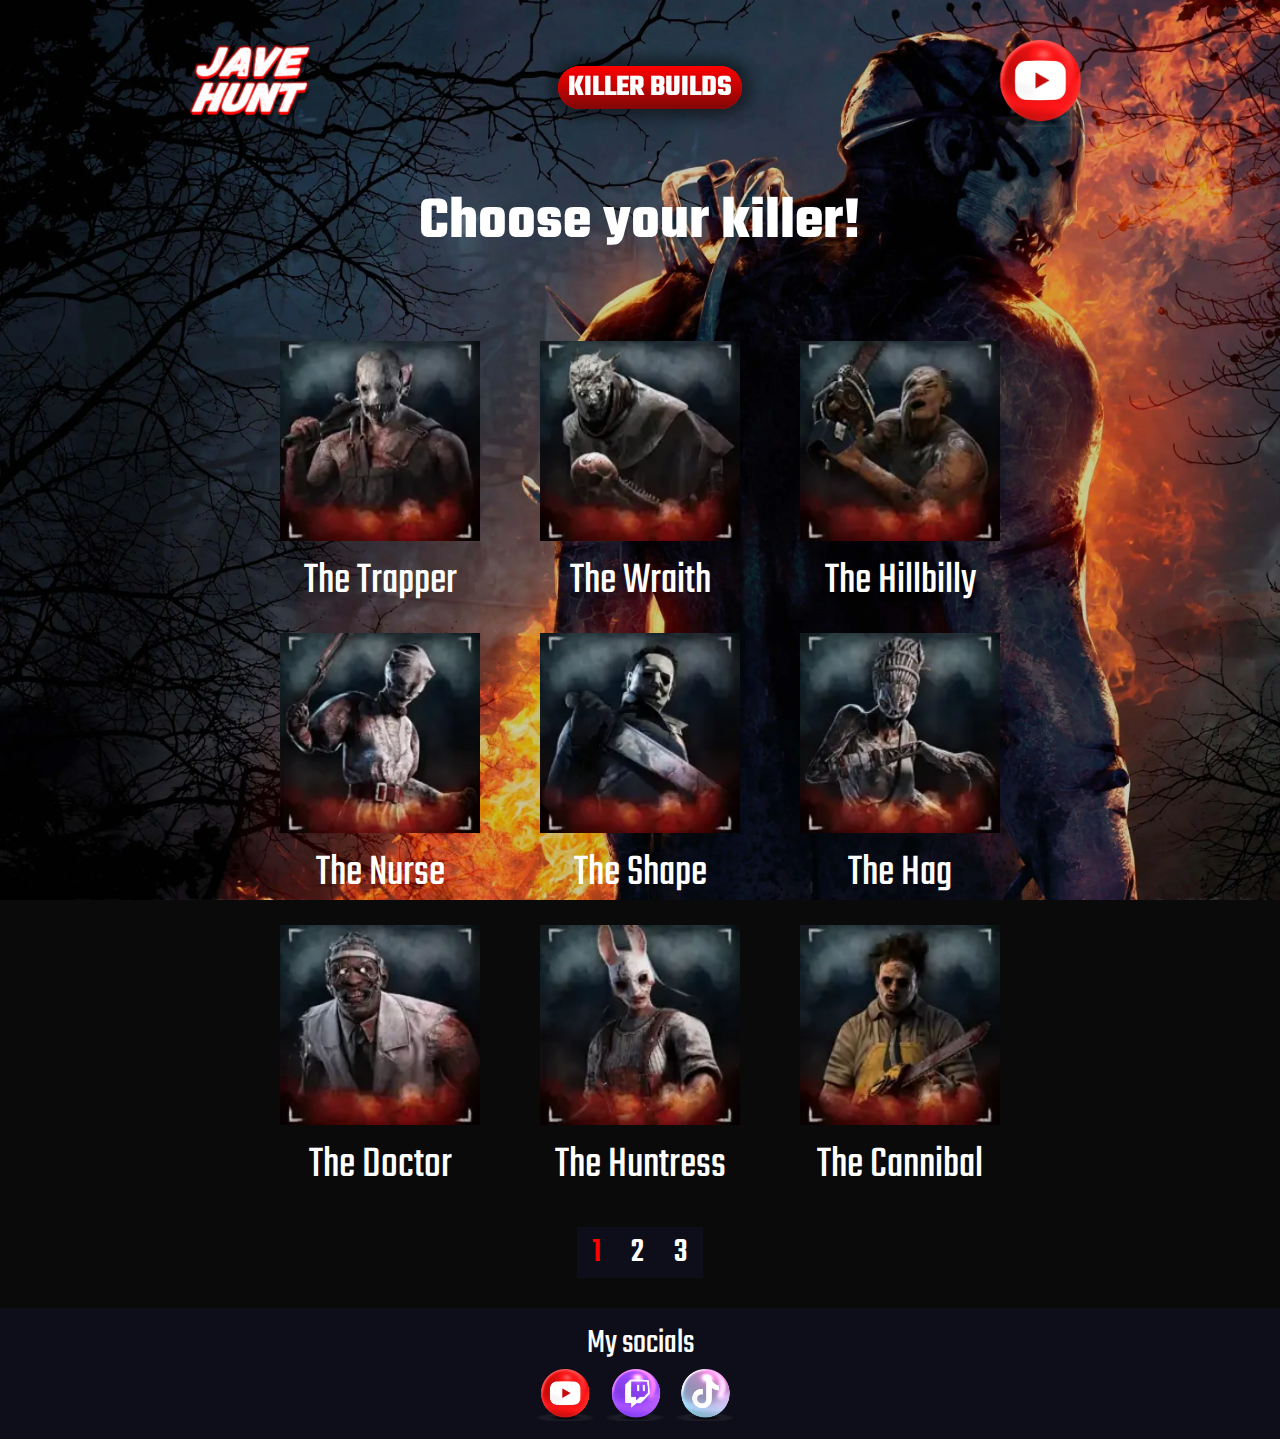
<file: index.html>
<!DOCTYPE html>
<html lang="en-US">
    <head>
        <title>Dead By Daylight Builds</title>
        <link rel="shortcut icon" type="image/png" href="Image/mainlogo.png">
        <meta charset="utf-8">
        <meta name="viewport" content="width=device-width">
        <link href="https://fonts.googleapis.com/css2?family=Teko:wght@300;400;500;700&display=swap" rel="stylesheet">
        <link rel="stylesheet" href="style.css">
        
    </head>
    <body class="page">
        <div class="wrapper">
            <header class="main-header">
                <div class="header__container">
                    <nav class="main-navigation">
                        
                            <div class="main-navigation-wrapper">
                
                                <ul class="site-navigation">
                                    <li>
                                        <a href="#" class="header-logo">
                                            <img src="Image/mainlogo.png" width="120" alt="Logo">
                                        </a>
                                    </li>
                                    <li>
                                        <a class="killer_builds" href="#">KILLER BUILDS</a>
                                    </li>
                                    <li>
                                        <a class="youtube-icon" href="https://www.youtube.com/channel/UCB594rGAiC7ltEw6AsaqjHA/videos"><img src="Image/icon/Youtube.webp" width="100" alt="Youtube"></a>
                                    </li>
                                </ul>
                            </div>    
                    </nav> 
                </div>   
            </header>
            <main class="main">
                <section class="killers">
                    <div class="killers__container">
                       <h2 class="main-title">Choose your killer!</h2>
                    </div>
                    <ul class="killer-list">
                        <li class="killer-item">
                            <figure>
                                <a href="killerpage.html"><img src="Image/killers/K01_charPreview_portrait.webp" width="200" alt="Trapper"></a>
                                <figcaption class="killer-name">The Trapper</figcaption>
                            </figure>
                            
                        </li>
                        <li class="killer-item">
                            <figure>
                                <a href="#"><img src="Image/killers/K02_charPreview_portrait.webp"  width="200" alt="Wraith"></a>
                                <figcaption class="killer-name">The Wraith</figcaption>
                            </figure>
                            
                        </li>
                         <li class="killer-item">
                            <figure>
                                <a href="#"><img src="Image/killers/K03_charPreview_portrait.webp" width="200" alt="Hillbilly"></a>
                                <figcaption class="killer-name">The Hillbilly</figcaption>
                            </figure>
                            
                        </li>
                       <li class="killer-item">
                            <figure>
                                <a href="#"><img src="Image/killers/K04_charPreview_portrait.webp"  width="200" alt="Nurse"></a>
                                <figcaption class="killer-name">The Nurse</figcaption>
                            </figure>
                            
                        </li>
                        <li class="killer-item">
                            <figure>
                                <a href="#"><img src="Image/killers/K05_charPreview_portrait.webp" width="200" alt="Shape"></a>
                                <figcaption class="killer-name">The Shape</figcaption>
                            </figure>
                            
                        </li>
                        <li class="killer-item">
                            <figure>
                                <a href="#"><img src="Image/killers/K06_charPreview_portrait.webp"  width="200" alt="Hag"></a>
                                <figcaption class="killer-name">The Hag</figcaption>
                            </figure>
                            
                        </li>
                        <li class="killer-item">
                            <figure>
                                <a href="killerpage.html"><img src="Image/killers/K07_charPreview_portrait.webp" width="200" alt="Doctor"></a>
                                <figcaption class="killer-name">The Doctor</figcaption>
                            </figure>
                            
                        </li>
                        <li class="killer-item">
                            <figure>
                                <a href="#"><img src="Image/killers/K08_charPreview_portrait.webp"  width="200" alt="Huntress"></a>
                                <figcaption class="killer-name">The Huntress</figcaption>
                            </figure>
                            
                        </li>
                        <li class="killer-item">
                            <figure>
                                <a href="#"><img src="Image/killers/K09_charPreview_portrait.webp" width="200" alt="Cannibal"></a>
                                <figcaption class="killer-name">The Cannibal</figcaption>
                            </figure>
                           
                        </li>
                    </ul>
                </section>
                
                <div class="page-number">
                    <div class="page-number__container">
                        <ul class="page-list">
                            <li><a class="page1" href="#" style="color: red;
                                pointer-events: none;">1</a></li>
                            <li><a class="page2" href="secondpage.html">2</a></li>
                            <li><a class="page3" href="thirdpage.html">3</a></li>
                            
                        
                        </ul>
                    </div>
                </div>
               
            </main>
         </div>   
         
            <footer class="footer">
                <div class="footer__container">
                  <h3 class="social-title">My socials</h3>
                  <ul class="icon-list">
                    <li class="icon-item">
                        <a href="#"><img src="Image/icon/Youtube.webp" width="60" alt="Youtube"></a>
                    </li>
                    <li class="icon-item">
                        <a href="#"><img src="Image/icon/Twitch.webp" width="60" alt="Twitch"></a>  
                    </li>
                    <li class="icon-item">
                        <a href="#"><img src="Image/icon/Tiktok.webp" width="60" alt="Tiktok"></a>  
                    </li>
                  </ul>
                </div>
                
            </footer>
        
            
    </body>
</html>
</file>
<file: style.css>
*{
    margin: 0;
    padding: 0;
    box-sizing: border-box;
}
body{
    font-family: 'Teko';
    font-size: 16px;
    font-weight: 400;
    color: #fff;
    min-height: 100vh;
    background-image: url(Image/bg1\ \(1\).webp);
    
    background-repeat: no-repeat;
    background-attachment: fixed;
    background-size: cover;
    background-color: #0a0a0a;
    
    
    
}

ul{
    list-style: none;
}

a{
    text-decoration: none;
}
.wrapper{
    overflow: hidden;
    display: flex;
    
    min-height: 100%;
    
}
[class*="__container"] { /*Center*/
    max-width: 900px;
    margin: 0px auto;
   
}
.main-header {
    position: absolute;/*Фиксация шапки*/
    width: 100%;
    top: 0;
    left: 0;
    z-index: 50;
    
    
}

   
.main-navigation {
    font-size: 16px;
    font-weight: 500;
    flex: 1 1 auto;
}

.site-navigation {
    display: flex;
    padding: 40px 0px;
    flex-wrap: wrap;
    align-items: center;
    justify-content: space-between;
}
.site-navigation li{
    
}
.killer_builds{
    font-size: 30px;
    font-weight: bold;
    padding:0px 10px ;
    background-color: red;
    color: #fff;
    border-radius: 32px;
    background-image: -moz-linear-gradient( 90deg, rgb(255,255,255) 0%, rgb(255,0,0) 0%, rgb(128,7,7) 0%, rgb(255,0,0) 100%);
    background-image: -webkit-linear-gradient( 90deg, rgb(255,255,255) 0%, rgb(255,0,0) 0%, rgb(128,7,7) 0%, rgb(255,0,0) 100%);
    background-image: -ms-linear-gradient( 90deg, rgb(255,255,255) 0%, rgb(255,0,0) 0%, rgb(128,7,7) 0%, rgb(255,0,0) 100%);
    box-shadow: 0px 0px 11.97px 9.03px rgba(0, 0, 0, 0.38);      
}
.killer_builds:hover{
    color: red;
    background-image: -moz-linear-gradient( 90deg, rgb(255,0,0) 0%, rgb(128,7,7) 0%, rgb(255,255,255) 0%, rgb(255,255,255) 100%);
    background-image: -webkit-linear-gradient( 90deg, rgb(255,0,0) 0%, rgb(128,7,7) 0%, rgb(255,255,255) 0%, rgb(255,255,255) 100%);
    background-image: -ms-linear-gradient( 90deg, rgb(255,0,0) 0%, rgb(128,7,7) 0%, rgb(255,255,255) 0%, rgb(255,255,255) 100%);
    transition: 0.5s;
}
.header-logo img:hover{
    transform: scale(1.1);
    transition: 0.5s;
}
.youtube-icon img:hover{
    transform: scale(1.1);
    transition: 0.5s;
}
/*Main*/

.main {
    flex: 1; /*Для прибивания футера вниз*/
}

.killers {
    padding-top: 180px;
    
}
.killers__container{
    display: flex;
    flex-wrap: wrap;
    z-index: 999;
        
    
}
.main-title{
    font-size: 60px;
    margin: 0 auto;
}
.killer-list {
    max-width: 800px;
    display: flex;
    justify-content: space-evenly;
    margin: 0 auto;
    padding-top: 75px;
    flex-wrap: wrap;
    gap: 20px;
}
.killer-item:hover {
    transform: scale(1.1);
    transition: 0.5s ease;
}
.killer-name{
    font-size: 45px;
    text-align: center;
}

/*Pagination*/
.page-number {
    margin-top: 30px;
    margin-bottom: 30px;
}
.page-list{
    display: flex;
    justify-content: center;
}
.page-list li a{
    font-size: 35px;
    padding-right: 30px;
    font-weight: 500;
    background-color: #0d0e19;
    cursor: pointer;
    color: #fff;
}
.page-list  li a:last-of-type {
    padding-right: 15px;
}
.page-list li a:first-of-type {
    padding-left: 15px;
    
}

.page-number__container ul li a:hover{
    color: red;
    transition: 0.5s ease;
}
/*Footer*/
.footer{
    background-color: #0d0e19;
    padding: 10px 0px;
    position: sticky;
    top: 100%;
    
}
.social-title{
    display: flex;
    justify-content: center;
    font-size: 35px;
    font-weight: 400;
    
}
.icon-list {
    display: flex  ;
    justify-content: center;
}
.icon-item {
    padding-right: 10px;
}

/*Inner page*/
.main-innerpage{
    flex: 1 1 auto; /*Для прибивания футера вниз*/
    max-width: 1000px;
    margin: 0 auto;
    margin-top: 200px;
    padding-left: 80px;
    padding-right: 80px;
    
}
.killer-info{
    
}

.box{
    display: flex;
    background-color: rgba(19, 19, 20, 0.9);
    padding: 25px;
    border-radius: 23px;
    
    
}
.killer-heading{
    font-size: 45px;
    font-weight: 400;
    text-align: center;
    
}
.stats{
    margin-bottom: 15px;
    
}

.content {
    margin-left: 25px;
    
}
.content h4{
    font-size: 40px;
    font-weight: 300;
    line-height: 36px;
}
.content p{
   font-size: 24px;
   font-weight: 400;
   
   text-align: justify;
  
}


.build-name{
    font-size: 36px;
    font-weight: 400;
    margin-bottom: 20px;
    
}
.build-box{
    
    background-color: rgba(19, 19, 20, 0.9);
    padding: 25px;
    border-radius: 23px;
    margin-bottom: 35px;
}
.perk-names{
    font-size: 34px;
    font-weight: 400;
    margin-top: 20px;
}
.perk-list{
    display: flex;
}
.perk-list div{
    margin-right: 15px;
}
.perk-name{
    text-align: center;
}
.perk{
    background-color: #323232;
    border: 5px solid rgb(7, 7, 7);
    border-radius: 33px;
    width:fit-content;
    padding: 5px;
}
.addon{
    background-color: #323232;
    border: 5px solid rgb(7, 7, 7);
    border-radius: 33px;
    
    width:fit-content;

}
.addon-list{
    display: flex;
}
.build-description{
    margin: 25px 0;
}
.build-description p{
    margin-top: 10px;
   
}
.build-video{
    display: flex;
    justify-content: space-between;
}
b{
    font-size: 26px;
    font-weight: 400;
    color: #ffcc02;
}
/*Tooltip*/
.one{
    position: relative;
}
.one .perk-container{
    display: none;
    position: absolute;
    transform: translateX(-50%) translateY(-100%);
    top: 0;
    left: 50%;


}
.one:hover .perk-container{
    display: block;
    transition: 0.9s ease;
}
.one img{
    cursor: pointer;
}
.tooltip{
    background-color: rgb(207, 9, 9);
    width: 400px;
    padding: 10px;
    
}
.tooltip .title-of-perk{
    font-size: 35px;
}
.description-of-perk{
    background-color: rgb(0, 0, 0);
    width: 400px;
    padding: 15px;
}
.one .description-of-perk .description-perk-text{
    font-size: 25px;
    font-weight: 300;
   
}
.one .description-of-perk .killers-perk{
    font-size: 25px;
    margin-top: 15px;
    font-weight: 400;
}


/*Strike*/
.strike span{
    font-size: 40px;
    
    margin: 25px 0;
}
.strike {
    display: block;
    text-align: center;
    overflow: hidden;
    white-space: nowrap; 
}

.strike > span {
    position: relative;
    display: inline-block;
}

.strike > span:before,
.strike > span:after {
    content: "";
    position: absolute;
    top: 50%;
    width: 9999px;
    height: 3px;
    background: #fff;
}

.strike > span:before {
    right: 100%;
    margin-right: 15px;
}

.strike > span:after {
    left: 100%;
    margin-left: 15px;
}

/*Media Adaptive*/

@media (max-width:376px){
    [class*="__container"] { /*Center*/
        max-width: 400px;
        margin: 0px auto;
       
    }
    .site-navigation{
        margin-left: 10px;
        margin-right: 10px;
    }
    .header-logo img{
        width: 80px;
    }
    .killer_builds{
        font-size: 26px;
    }
    .youtube-icon img{
        width: 80px;
    }
    .main-title{
        font-size: 36px;
        margin: 0 auto;
    }
    .killers__container{
        max-width: 400px;
        margin: 0;
    }
    .killer-list{
        max-width: 400px;
        padding-top: 40px;
    }
    .killer-item a img{
        width: 120px;
    }
    .killer-name{
        font-size: 30px;
    }
    .page-list li a{
        font-size: 26px;
    }
    .social-title{
        font-size: 26px;
    }
    .icon-item a img{
        width: 40px;
    }
}
@media (max-width:435px){
    [class*="__container"] { /*Center*/
        max-width: 400px;
        margin: 0px auto;
       
    }
    .header-logo img{
        width: 80px;
    }
    .killer_builds{
        font-size: 26px;
    }
    .youtube-icon img{
        width: 80px;
    }
    .main-title{
        font-size: 36px;
        margin: 0 auto;
    }
    .killers__container{
        max-width: 400px;
        margin: 0;
    }
    .killer-list{
        max-width: 400px;
        padding-top: 40px;
    }
    .killer-item a img{
        width: 120px;
    }
    .killer-name{
        font-size: 30px;
    }
    .page-list li a{
        font-size: 26px;
    }
    .social-title{
        font-size: 26px;
    }
    .icon-item a img{
        width: 40px;
    }
}
@media (max-width:330px){
    [class*="__container"] { /*Center*/
        max-width: 400px;
        margin: 0px auto;
       
    }
    .header-logo img{
        width: 60px;
    }
    .killer_builds{
        font-size: 20px;
    }
    .youtube-icon img{
        width: 60px;
    }
    .main-title{
        font-size: 30px;
        margin: 0 auto;
    }
    .killers__container{
        max-width: 400px;
        margin: 0;
    }
    .killer-list{
        max-width: 400px;
        padding-top: 40px;
    }
    .killer-item a img{
        width: 120px;
    }
    .killer-name{
        font-size: 30px;
    }
    .killers{
        padding-top: 120px;
    }
    .page-list li a{
        font-size: 26px;
    }
    .social-title{
        font-size: 26px;
    }
    .icon-item a img{
        width: 40px;
    }
}

/*Killer Page Adaptive*/

@media (max-width:870px){
    .box{
        flex-direction: row;
    }
    
    .main-innerpage{
        max-width: 650px;
        padding: 0;
    }
    .imgbx{
       
    }
    .imgbx img{
        width: 150px;
        
    }
    .killer-heading{
        font-size: 40px;
        
        padding-left: 0;
    }
    .content{
        margin: 0;
    }
    .content p{
        font-size:24px;
        margin-right: 15px;
        margin-left: 15px;
    }
    .stats h4{
        font-size: 40px;
        margin-left: 15px;
    }
    .stats{
        
    }
    .stats img{
        width: 35px;
    }
    .perk-list img{
        width: 100px;
    }
    .build-name{
        font-size: 40px;
    }
    .perk-names{
        font-size: 34px;
    }
    .perk-list .one{
        margin-right: 0;
    }
    .addon-list img{
        width: 95px;
    }
    .build-description h4{
        font-size: 40px;
    }
    .build-description b{
        font-size: 26px;
       
    }  
    .build-description p{
        margin-left: 0;
    }  
    .build-video iframe{
        width: 250px;
        height: 190px;
    }
}
@media (max-width:376px){
    .box{
        flex-direction: column;
    }
    
    .main-innerpage{
        max-width: 350px;
        padding: 0;
    }
    .imgbx{
       
    }
    .imgbx img{
        width: 120px;
        
    }
    .killer-heading{
        font-size: 30px;
        text-align: left;
        padding-left: 35px;
    }
    .content{
        margin: 0;
    }
    .content p{
        font-size:20px;
        margin-right: 15px;
        margin-left: 0;
    }
    .stats h4{
        font-size: 30px;
    }
    .stats{
        
    }
    .stats img{
        width: 35px;
    }
    .perk-list img{
        width: 70px;
    }
    .build-name{
        font-size: 30px;
    }
    .perk-names{
        font-size: 26px;
    }
    .perk-list .one{
        margin-right: 0;
    }
    .addon-list img{
        width: 75px;
    }
    .build-description h4{
        font-size: 30px;
    }
    .build-description b{
        font-size: 20px;
    }    
    .build-video iframe{
        width: 140px;
        height: 125px;
    }
}
@media (max-width:415px){
    .box{
        flex-direction: column;
    }
    
    .main-innerpage{
        max-width: 350px;
        padding: 0;
    }
    .imgbx{
       
    }
    .imgbx img{
        width: 120px;
        
    }
    .killer-heading{
        font-size: 30px;
        text-align: left;
        padding-left: 35px;
    }
    .content{
        margin: 0;
    }
    .content p{
        font-size:20px;
        margin-right: 15px;
        margin-left: 0;
    }
    .stats h4{
        font-size: 30px;
    }
    .stats{
        
    }
    .stats img{
        width: 35px;
    }
    .perk-list img{
        width: 70px;
    }
    .build-name{
        font-size: 30px;
    }
    .perk-names{
        font-size: 26px;
    }
    .perk-list .one{
        margin-right: 0;
    }
    .addon-list img{
        width: 75px;
    }
    .build-description h4{
        font-size: 30px;
    }
    .build-description b{
        font-size: 20px;
    }    
    .build-video iframe{
        width: 140px;
        height: 125px;
    }
}
</file>
